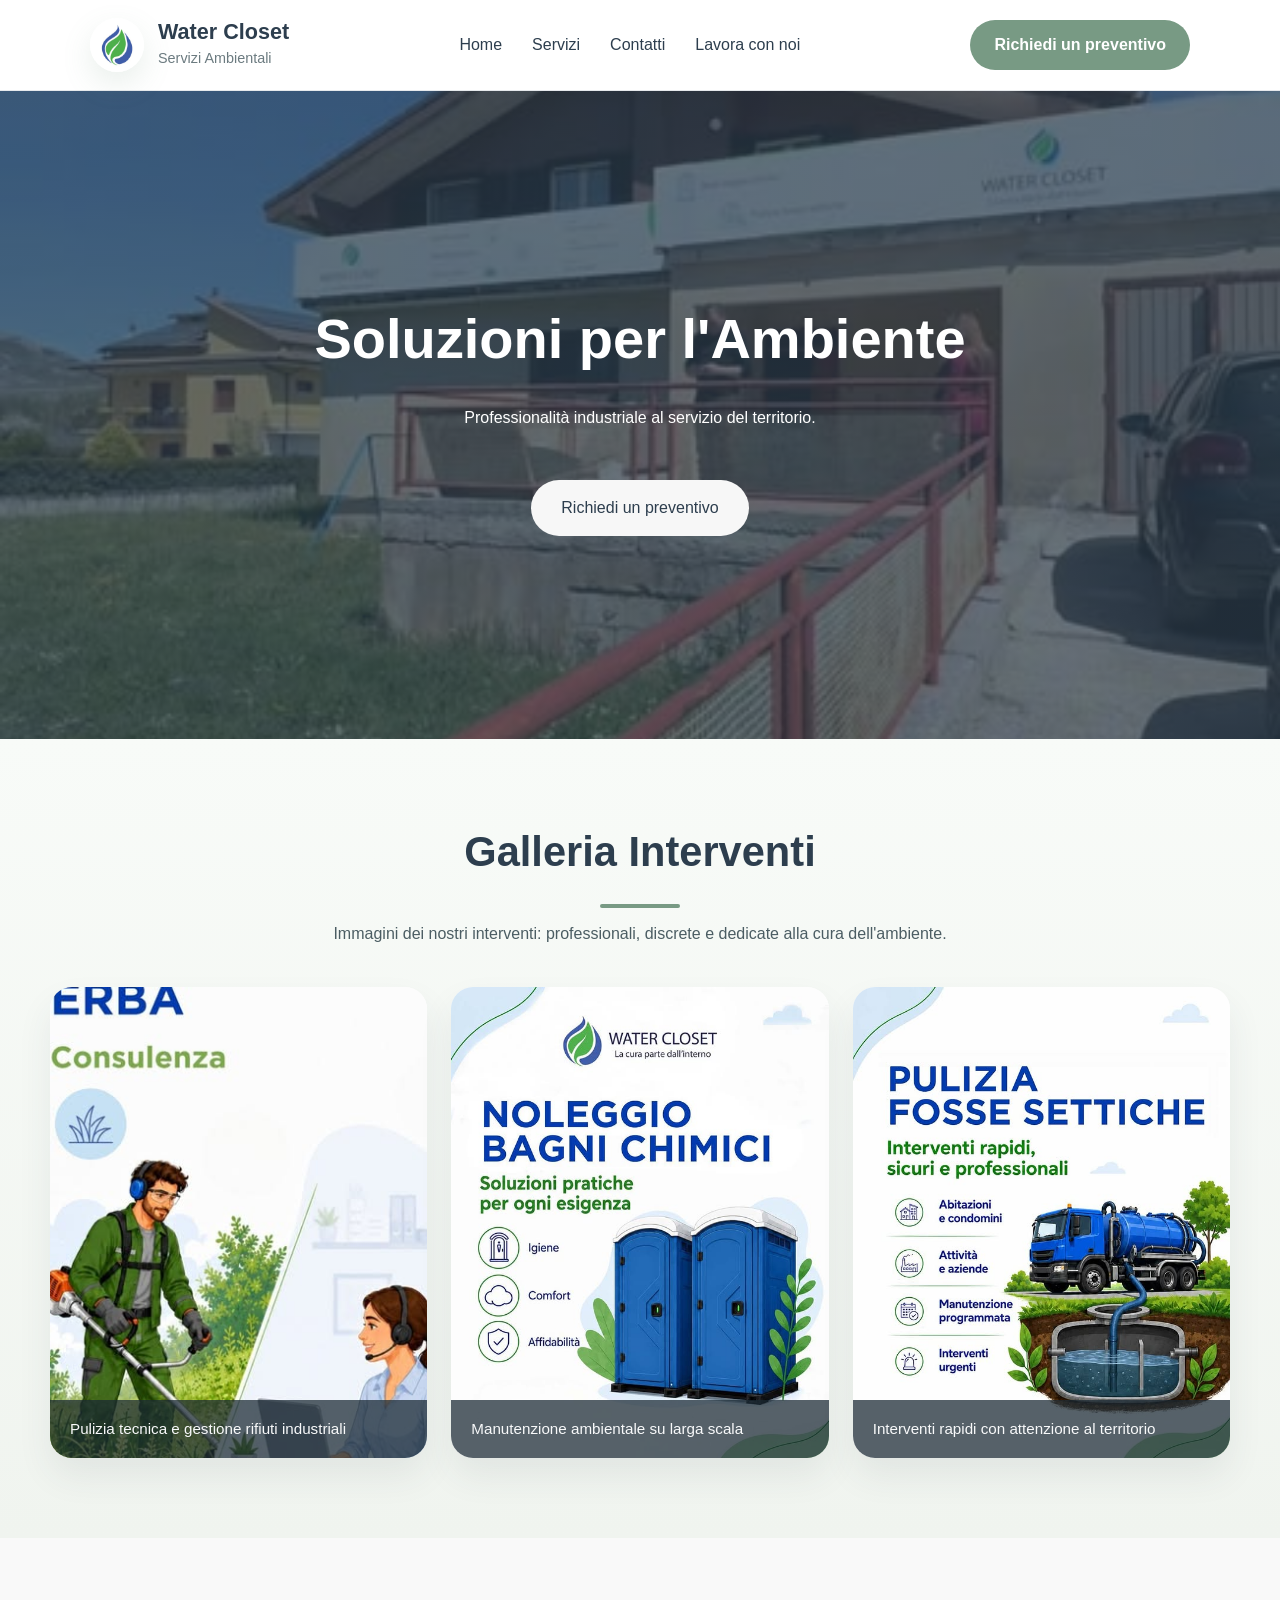
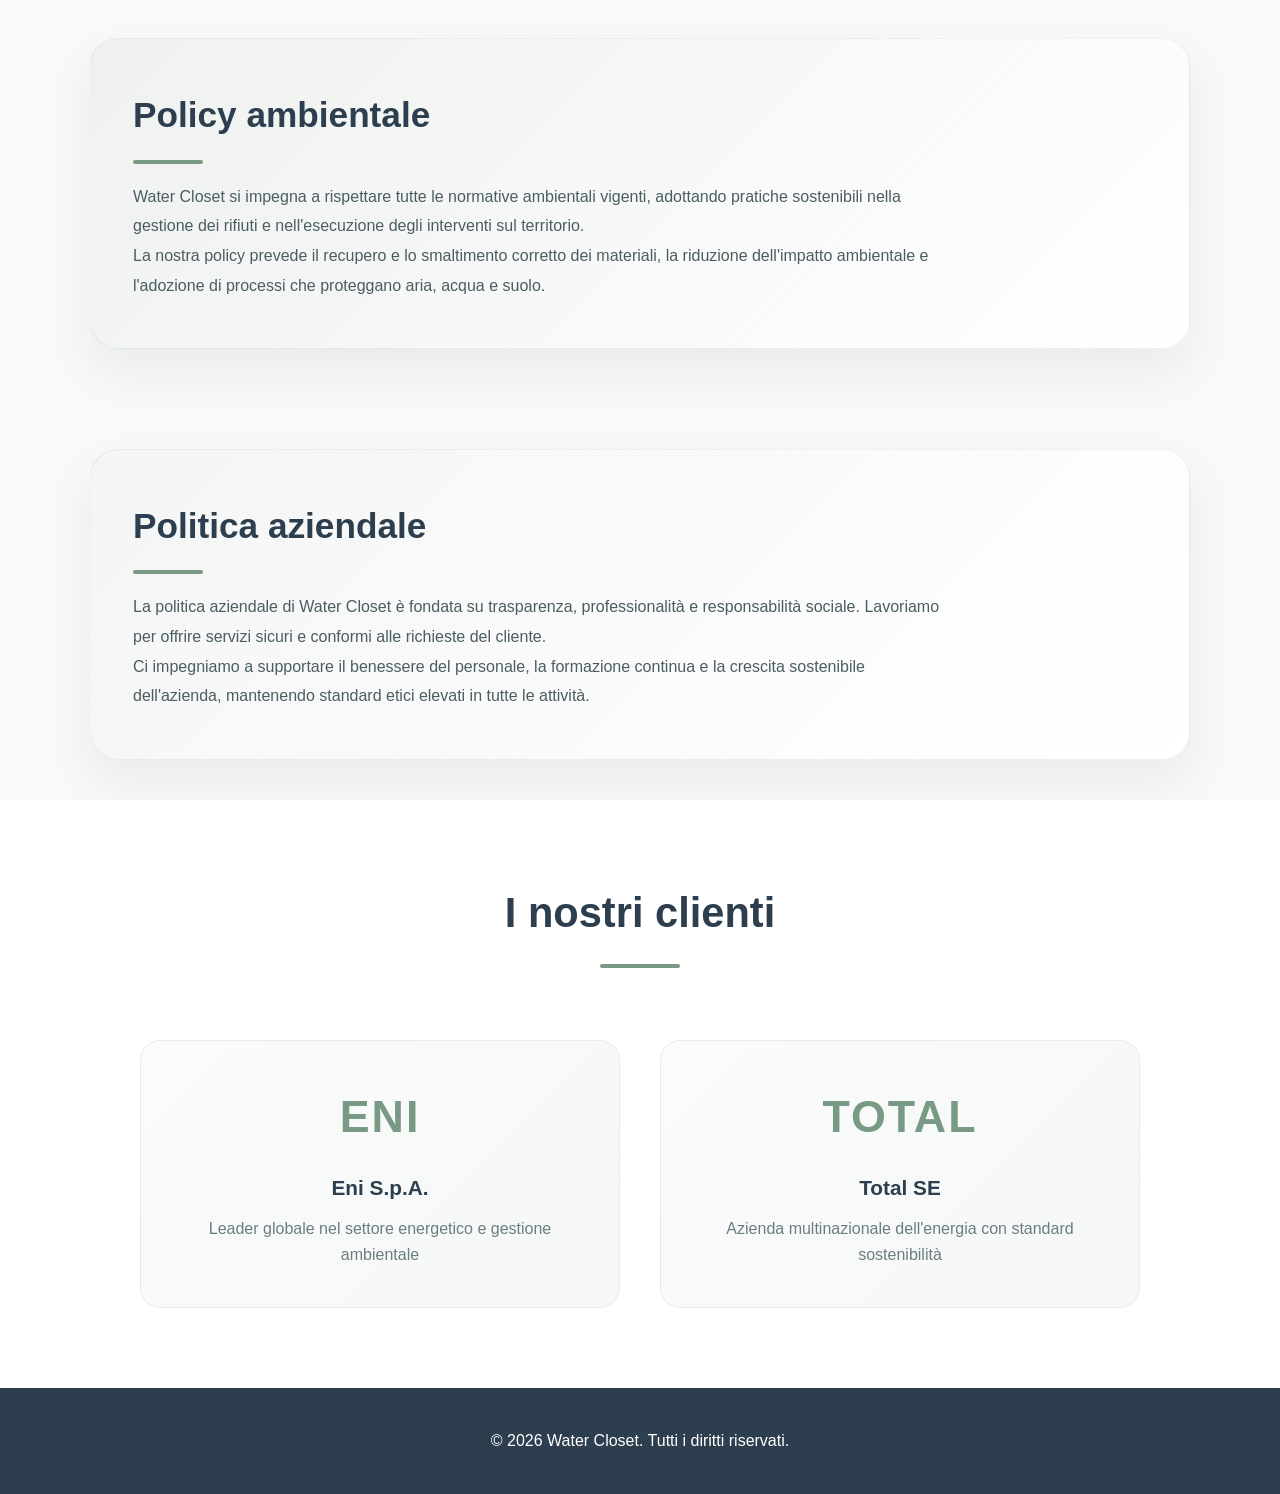
<file: index.html>
<!DOCTYPE html>
<html lang="it">
<head>
    <meta charset="UTF-8">
    <meta name="viewport" content="width=device-width, initial-scale=1.0">
    <title>Water Closet | Servizi Ambientali</title>
    <link rel="icon" href="photos/669924329_18087143873010487_5912451233334755473_n.jpg" type="image/jpeg">
    <link rel="stylesheet" href="style.css">
</head>
<body>
    <header>
        <nav class="main-nav">
            <a href="index.html" class="logo">
                <img src="photos/669924329_18087143873010487_5912451233334755473_n.jpg" width="50" height="50" alt="Logo">
                <div>
                    <h1>Water Closet</h1>
                    <p>Servizi Ambientali</p>
                </div>
            </a>
            <ul class="nav-links" id="nav-links">
                <li><a href="index.html">Home</a></li>
                <li><a href="servizi.html">Servizi</a></li>
                <li><a href="contatti.html">Contatti</a></li>
                <li><a href="lavora.html">Lavora con noi</a></li>
                <li class="nav-cta-mobile"><a href="contatti.html" class="nav-btn">Richiedi un preventivo</a></li>
            </ul>
            <a href="contatti.html" class="nav-btn nav-btn-desktop">Richiedi un preventivo</a>
            <button class="hamburger" id="hamburger" aria-label="Apri menu" aria-expanded="false" aria-controls="nav-links">
                <span></span>
                <span></span>
                <span></span>
            </button>
        </nav>
    </header>

    <section id="home" class="hero" style="background-image: linear-gradient(180deg, rgba(45,62,78,0.72) 0%, rgba(45,62,78,0.72) 100%), url('photos/670951677_2027281184841001_6023731819023591207_n.jpg'); background-size: cover; background-position: center center;">
        <h1 style="color: white; text-align: center;">Soluzioni per l'Ambiente</h1>
        <p style="color: white; text-align: center;">Professionalità industriale al servizio del territorio.</p>
        <a href="contatti.html" class="btn">Richiedi un preventivo</a>
    </section>

    <section id="gallery">
        <h2>Galleria Interventi</h2>
        <p class="gallery-intro">Immagini dei nostri interventi: professionali, discrete e dedicate alla cura dell'ambiente.</p>
        <div class="gallery">
            <figure class="gallery-item">
                <img src="photos/706028611_18098042159010487_2614409356973538488_n.jpg" alt="Servizio 5">
                <figcaption>Pulizia tecnica e gestione rifiuti industriali</figcaption>
            </figure>
            <figure class="gallery-item">
                <img src="photos/714949223_18099254651010487_5533205897142948073_n.jpg" alt="Servizio 6">
                <figcaption>Manutenzione ambientale su larga scala</figcaption>
            </figure>
            <figure class="gallery-item">
                <img src="photos/715040311_18099929984010487_6148905187523552508_n.jpg" alt="Servizio 7">
                <figcaption>Interventi rapidi con attenzione al territorio</figcaption>
            </figure>
        </div>
    </section>

    <section id="policy" class="policy-section">
        <h2>Policy ambientale</h2>
        <p>Water Closet si impegna a rispettare tutte le normative ambientali vigenti, adottando pratiche sostenibili nella gestione dei rifiuti e nell'esecuzione degli interventi sul territorio.</p>
        <p>La nostra policy prevede il recupero e lo smaltimento corretto dei materiali, la riduzione dell'impatto ambientale e l'adozione di processi che proteggano aria, acqua e suolo.</p>
    </section>

    <section id="company-policy" class="company-policy-section">
        <h2>Politica aziendale</h2>
        <p>La politica aziendale di Water Closet è fondata su trasparenza, professionalità e responsabilità sociale. Lavoriamo per offrire servizi sicuri e conformi alle richieste del cliente.</p>
        <p>Ci impegniamo a supportare il benessere del personale, la formazione continua e la crescita sostenibile dell'azienda, mantenendo standard etici elevati in tutte le attività.</p>
    </section>

    <section id="clients" class="clients-section">
        <div class="clients-header">
            <h2>I nostri clienti</h2>
        </div>
        <div class="clients-grid">
            <div class="client-card">
                <div class="client-logo">ENI</div>
                <p class="client-name">Eni S.p.A.</p>
                <p class="client-desc">Leader globale nel settore energetico e gestione ambientale</p>
            </div>
            <div class="client-card">
                <div class="client-logo">TOTAL</div>
                <p class="client-name">Total SE</p>
                <p class="client-desc">Azienda multinazionale dell'energia con standard sostenibilità</p>
            </div>
        </div>
    </section>

    <footer>
        <p>&copy; 2026 Water Closet. Tutti i diritti riservati.</p>
    </footer>

    <script>
        // Hamburger menu
        const hamburger = document.getElementById('hamburger');
        const navLinks = document.getElementById('nav-links');

        if (hamburger) {
            hamburger.addEventListener('click', () => {
                const isOpen = navLinks.classList.toggle('nav-open');
                hamburger.classList.toggle('is-active', isOpen);
                hamburger.setAttribute('aria-expanded', isOpen);
            });
        }

        if (navLinks) {
            navLinks.querySelectorAll('a').forEach(link => {
                link.addEventListener('click', () => {
                    navLinks.classList.remove('nav-open');
                    if (hamburger) {
                        hamburger.classList.remove('is-active');
                        hamburger.setAttribute('aria-expanded', 'false');
                    }
                });
            });
        }
    </script>
</body>
</html>
</file>
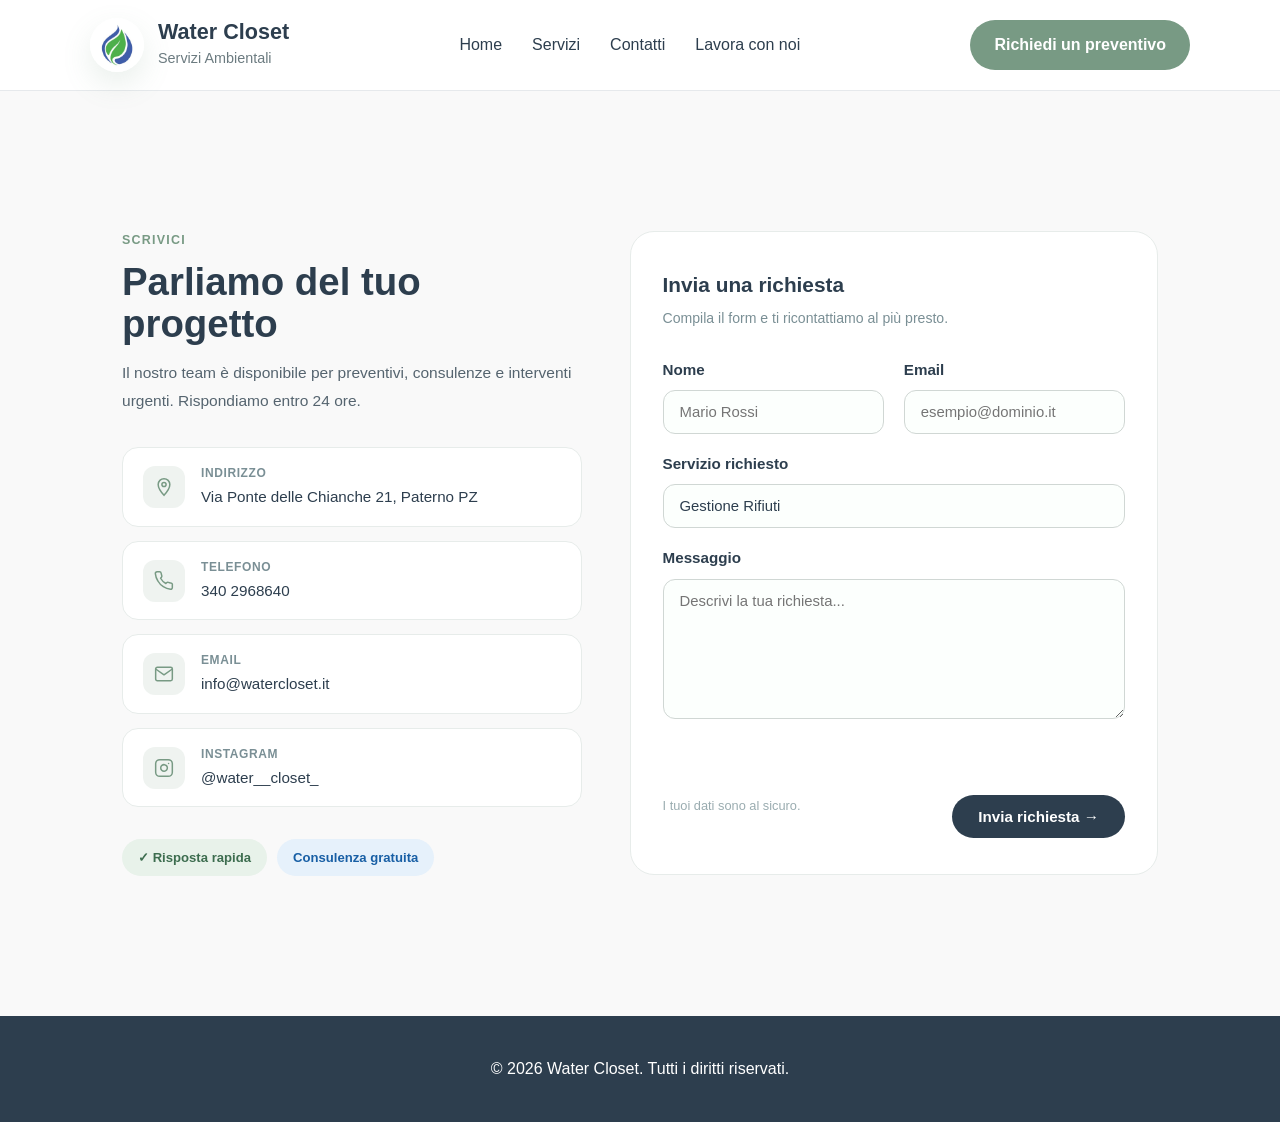
<file: contatti.html>
<!DOCTYPE html>
<html lang="it">
<head>
    <meta charset="UTF-8">
    <meta name="viewport" content="width=device-width, initial-scale=1.0">
    <title>Water Closet | Servizi Ambientali</title>
    <link rel="icon" href="photos/669924329_18087143873010487_5912451233334755473_n.jpg" type="image/jpeg">
    <link rel="stylesheet" href="style.css">
</head>
<body>
    <header>
        <nav class="main-nav">
            <a href="index.html" class="logo">
                <img src="photos/669924329_18087143873010487_5912451233334755473_n.jpg" width="50" height="50" alt="Logo">
                <div>
                    <h1>Water Closet</h1>
                    <p>Servizi Ambientali</p>
                </div>
            </a>
            <ul class="nav-links" id="nav-links">
                <li><a href="index.html">Home</a></li>
                <li><a href="servizi.html">Servizi</a></li>
                <li><a href="contatti.html">Contatti</a></li>
                <li><a href="lavora.html">Lavora con noi</a></li>
                <li class="nav-cta-mobile"><a href="contatti.html" class="nav-btn">Richiedi un preventivo</a></li>
            </ul>
            <a href="contatti.html" class="nav-btn nav-btn-desktop">Richiedi un preventivo</a>
            <button class="hamburger" id="hamburger" aria-label="Apri menu" aria-expanded="false" aria-controls="nav-links">
                <span></span>
                <span></span>
                <span></span>
            </button>
        </nav>
    </header>

    <main class="page-content">
        <div class="contact-wrap">

            <div class="contact-split">

                <!-- Colonna sinistra: info -->
                <div class="contact-left">
                    <p class="contact-eyebrow">Scrivici</p>
                    <h2 class="contact-title">Parliamo del tuo progetto</h2>
                    <p class="contact-sub">Il nostro team è disponibile per preventivi, consulenze e interventi urgenti. Rispondiamo entro 24 ore.</p>

                    <div class="info-stack">
                        <div class="info-row">
                            <div class="info-icon">
                                <svg viewBox="0 0 24 24" fill="none" stroke="#789a84" stroke-width="1.8" stroke-linecap="round" stroke-linejoin="round">
                                    <path d="M12 2C8.13 2 5 5.13 5 9c0 5.25 7 13 7 13s7-7.75 7-13c0-3.87-3.13-7-7-7z"/>
                                    <circle cx="12" cy="9" r="2.5"/>
                                </svg>
                            </div>
                            <div>
                                <div class="info-label">Indirizzo</div>
                                <div class="info-value">Via Ponte delle Chianche 21, Paterno PZ</div>
                            </div>
                        </div>
                        <div class="info-row">
                            <div class="info-icon">
                                <svg viewBox="0 0 24 24" fill="none" stroke="#789a84" stroke-width="1.8" stroke-linecap="round" stroke-linejoin="round">
                                    <path d="M22 16.92v3a2 2 0 0 1-2.18 2 19.79 19.79 0 0 1-8.63-3.07A19.5 19.5 0 0 1 4.69 12 19.79 19.79 0 0 1 1.61 3.18 2 2 0 0 1 3.61 1h3a2 2 0 0 1 2 1.72c.127.96.361 1.903.7 2.81a2 2 0 0 1-.45 2.11L7.91 8.69a16 16 0 0 0 6.29 6.29l.91-.91a2 2 0 0 1 2.11-.45c.907.339 1.85.573 2.81.7A2 2 0 0 1 22 16.92z"/>
                                </svg>
                            </div>
                            <div>
                                <div class="info-label">Telefono</div>
                                <div class="info-value"><a href="tel:+393402968640">340 2968640</a></div>
                            </div>
                        </div>
                        <div class="info-row">
                            <div class="info-icon">
                                <svg viewBox="0 0 24 24" fill="none" stroke="#789a84" stroke-width="1.8" stroke-linecap="round" stroke-linejoin="round">
                                    <path d="M4 4h16c1.1 0 2 .9 2 2v12c0 1.1-.9 2-2 2H4c-1.1 0-2-.9-2-2V6c0-1.1.9-2 2-2z"/>
                                    <polyline points="22,6 12,13 2,6"/>
                                </svg>
                            </div>
                            <div>
                                <div class="info-label">Email</div>
                                <div class="info-value"><a href="mailto:info@watercloset.it">info@watercloset.it</a></div>
                            </div>
                        </div>
                        <div class="info-row">
                            <div class="info-icon">
                                <svg viewBox="0 0 24 24" fill="none" stroke="#789a84" stroke-width="1.8" stroke-linecap="round" stroke-linejoin="round">
                                    <rect x="2" y="2" width="20" height="20" rx="5" ry="5"/>
                                    <path d="M16 11.37A4 4 0 1 1 12.63 8 4 4 0 0 1 16 11.37z"/>
                                    <line x1="17.5" y1="6.5" x2="17.51" y2="6.5"/>
                                </svg>
                            </div>
                            <div>
                                <div class="info-label">Instagram</div>
                                <div class="info-value"><a href="https://www.instagram.com/water__closet_/" target="_blank" rel="noopener">@water__closet_</a></div>
                            </div>
                        </div>
                    </div>

                    <div class="contact-badges">
                        <span class="cbadge cbadge-green">✓ Risposta rapida</span>
                        <span class="cbadge cbadge-blue">Consulenza gratuita</span>
                    </div>
                </div>

                <!-- Colonna destra: form -->
                <div class="form-card">
                    <p class="form-card-title">Invia una richiesta</p>
                    <p class="form-card-sub">Compila il form e ti ricontattiamo al più presto.</p>

                    <form id="contact-form" action="https://formsubmit.co/info@watercloset.it" method="POST">
                        <input type="hidden" name="_subject" value="Richiesta preventivo Water Closet">
                        <input type="hidden" name="_captcha" value="false">
                        <input type="hidden" name="_template" value="table">

                        <div class="form-row2">
                            <div class="input-group">
                                <label for="name">Nome</label>
                                <input id="name" name="name" type="text" placeholder="Mario Rossi" required>
                            </div>
                            <div class="input-group">
                                <label for="email">Email</label>
                                <input id="email" name="email" type="email" placeholder="esempio@dominio.it" required>
                            </div>
                        </div>

                        <div class="input-group">
                            <label for="service">Servizio richiesto</label>
                            <select id="service" name="service">
                                <option>Gestione Rifiuti</option>
                                <option>Manutenzione Ambientale</option>
                                <option>Interventi di Emergenza</option>
                            </select>
                        </div>

                        <div class="input-group">
                            <label for="message">Messaggio</label>
                            <textarea id="message" name="message" placeholder="Descrivi la tua richiesta..."></textarea>
                        </div>

                        <div class="form-message" aria-live="polite"></div>

                        <div class="form-submit-row">
                            <span class="form-note">I tuoi dati sono al sicuro.</span>
                            <button type="submit" class="btn btn-dark">
                                Invia richiesta →
                            </button>
                        </div>
                    </form>
                </div>

            </div>
        </div>
    </main>

    <footer>
        <p>&copy; 2026 Water Closet. Tutti i diritti riservati.</p>
    </footer>

    <script src="script.js"></script>
</body>
</html>
</file>
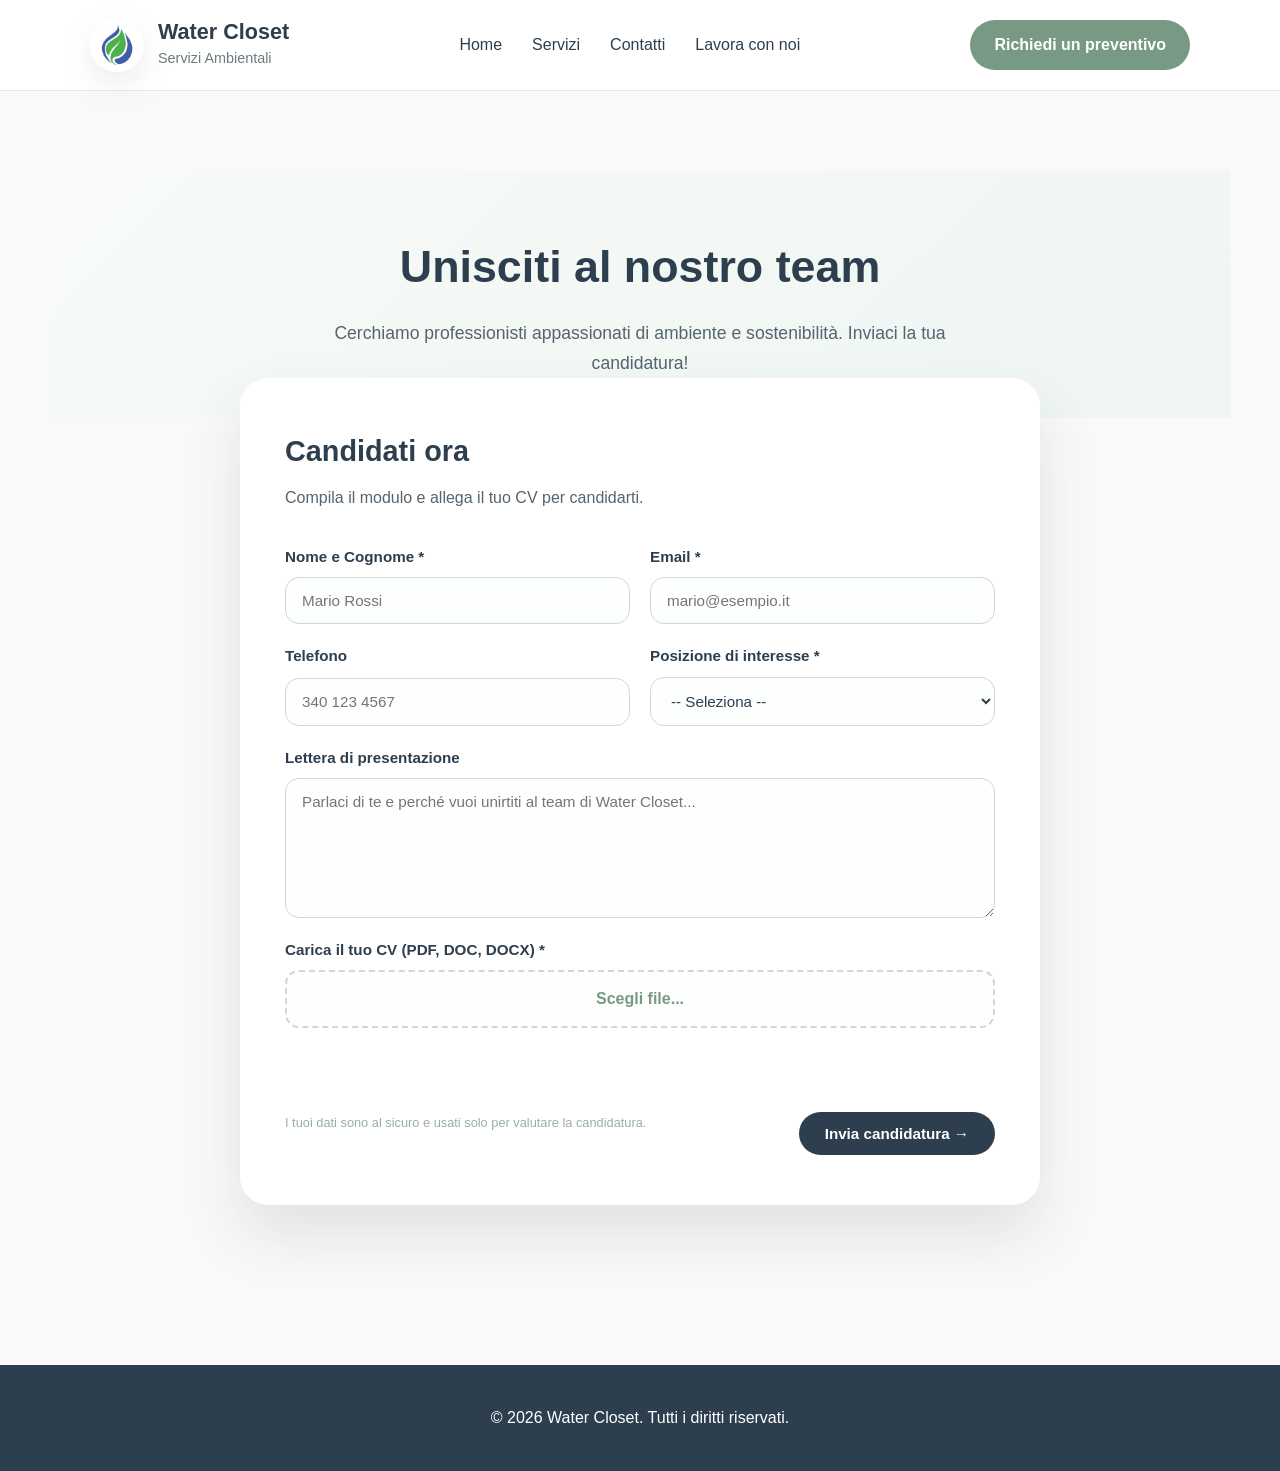
<file: lavora.html>
<!DOCTYPE html>
<html lang="it">
<head>
    <meta charset="UTF-8">
    <meta name="viewport" content="width=device-width, initial-scale=1.0">
    <title>Water Closet | Lavora con noi</title>
    <link rel="icon" href="photos/669924329_18087143873010487_5912451233334755473_n.jpg" type="image/jpeg">
    <link rel="stylesheet" href="style.css">
</head>
<body>
    <header>
        <nav class="main-nav">
            <a href="index.html" class="logo">
                <img src="photos/669924329_18087143873010487_5912451233334755473_n.jpg" width="50" height="50" alt="Logo">
                <div>
                    <h1>Water Closet</h1>
                    <p>Servizi Ambientali</p>
                </div>
            </a>
            <ul class="nav-links" id="nav-links">
                <li><a href="index.html">Home</a></li>
                <li><a href="servizi.html">Servizi</a></li>
                <li><a href="contatti.html">Contatti</a></li>
                <li><a href="lavora.html">Lavora con noi</a></li>
                <li class="nav-cta-mobile"><a href="contatti.html" class="nav-btn">Richiedi un preventivo</a></li>
            </ul>
            <a href="contatti.html" class="nav-btn nav-btn-desktop">Richiedi un preventivo</a>
            <button class="hamburger" id="hamburger" aria-label="Apri menu" aria-expanded="false" aria-controls="nav-links">
                <span></span>
                <span></span>
                <span></span>
            </button>
        </nav>
    </header>

    <main class="page-content">
        <section class="career-hero">
            <h1>Unisciti al nostro team</h1>
            <p>Cerchiamo professionisti appassionati di ambiente e sostenibilità. Inviaci la tua candidatura!</p>
        </section>

        <section class="career-form-wrapper">
            <div class="career-form-card">
                <h2>Candidati ora</h2>
                <p>Compila il modulo e allega il tuo CV per candidarti.</p>

                <form id="lavora-form" action="https://formsubmit.co/info@watercloset.it" method="POST" enctype="multipart/form-data">
                    <input type="hidden" name="_subject" value="Nuova candidatura - Water Closet">
                    <input type="hidden" name="_captcha" value="false">
                    <input type="hidden" name="_template" value="table">

                    <div class="form-row2">
                        <div class="input-group">
                            <label for="name">Nome e Cognome *</label>
                            <input type="text" id="name" name="name" placeholder="Mario Rossi" required>
                        </div>
                        <div class="input-group">
                            <label for="email">Email *</label>
                            <input type="email" id="email" name="email" placeholder="mario@esempio.it" required>
                        </div>
                    </div>

                    <div class="form-row2">
                        <div class="input-group">
                            <label for="phone">Telefono</label>
                            <input type="tel" id="phone" name="phone" placeholder="340 123 4567">
                        </div>
                        <div class="input-group">
                            <label for="position">Posizione di interesse *</label>
                            <select id="position" name="position" required>
                                <option value="">-- Seleziona --</option>
                                <option>Operaio ambientale</option>
                                <option>Tecnico manutenzione</option>
                                <option>Responsabile progetto</option>
                                <option>Consulente ambientale</option>
                                <option>Autista camion</option>
                                <option>Altro</option>
                            </select>
                        </div>
                    </div>

                    <div class="input-group">
                        <label for="message">Lettera di presentazione</label>
                        <textarea id="message" name="message" placeholder="Parlaci di te e perché vuoi unirtiti al team di Water Closet..."></textarea>
                    </div>

                    <div class="input-group">
                        <label for="cv">Carica il tuo CV (PDF, DOC, DOCX) *</label>
                        <div class="file-input-wrapper">
                            <input type="file" id="cv" name="cv" accept=".pdf,.doc,.docx" required>
                            <span class="file-input-label">Scegli file...</span>
                        </div>
                    </div>

                    <div class="form-message career-message" aria-live="polite"></div>

                    <div class="form-submit-row">
                        <span class="form-note">I tuoi dati sono al sicuro e usati solo per valutare la candidatura.</span>
                        <button type="submit" class="btn btn-dark">
                            Invia candidatura →
                        </button>
                    </div>
                </form>
            </div>
        </section>
    </main>

    <footer>
        <p>&copy; 2026 Water Closet. Tutti i diritti riservati.</p>
    </footer>

    <script>
        // Hamburger menu
        const hamburger = document.getElementById('hamburger');
        const navLinks = document.getElementById('nav-links');

        if (hamburger) {
            hamburger.addEventListener('click', () => {
                const isOpen = navLinks.classList.toggle('nav-open');
                hamburger.classList.toggle('is-active', isOpen);
                hamburger.setAttribute('aria-expanded', isOpen);
            });
        }

        if (navLinks) {
            navLinks.querySelectorAll('a').forEach(link => {
                link.addEventListener('click', () => {
                    navLinks.classList.remove('nav-open');
                    if (hamburger) {
                        hamburger.classList.remove('is-active');
                        hamburger.setAttribute('aria-expanded', 'false');
                    }
                });
            });
        }

        // CV file input label update
        const cvInput = document.getElementById('cv');
        const fileLabel = document.querySelector('.file-input-label');
        
        if (cvInput && fileLabel) {
            cvInput.addEventListener('change', (e) => {
                if (e.target.files && e.target.files.length > 0) {
                    fileLabel.textContent = e.target.files[0].name;
                }
            });
        }

        // Careers form submission
        const lavoraForm = document.getElementById('lavora-form');
        const messageBox = document.querySelector('.career-message');

        if (lavoraForm) {
            lavoraForm.addEventListener('submit', async (e) => {
                e.preventDefault();
                if (!messageBox) return;

                const formData = new FormData(lavoraForm);
                messageBox.textContent = 'Invio in corso...';
                messageBox.className = 'career-message';

                try {
                    const response = await fetch(lavoraForm.action, {
                        method: lavoraForm.method,
                        body: formData,
                        headers: {
                            Accept: 'application/json',
                        },
                    });

                    if (response.ok) {
                        messageBox.textContent = '✓ Candidatura inviata con successo! Abbiamo ricevuto il tuo CV e ti contatteremo al più presto.';
                        messageBox.classList.add('success');
                        lavoraForm.reset();
                        if (fileLabel) fileLabel.textContent = 'Scegli file...';
                        setTimeout(() => {
                            messageBox.textContent = '';
                            messageBox.className = 'career-message';
                        }, 5000);
                    } else {
                        throw new Error('Errore nel server');
                    }
                } catch (error) {
                    messageBox.textContent = 'Non è stato possibile inviare la candidatura. Controlla la connessione e riprova.';
                    messageBox.classList.add('error');
                    console.error(error);
                }
            });
        }
    </script>
</body>
</html>
</file>
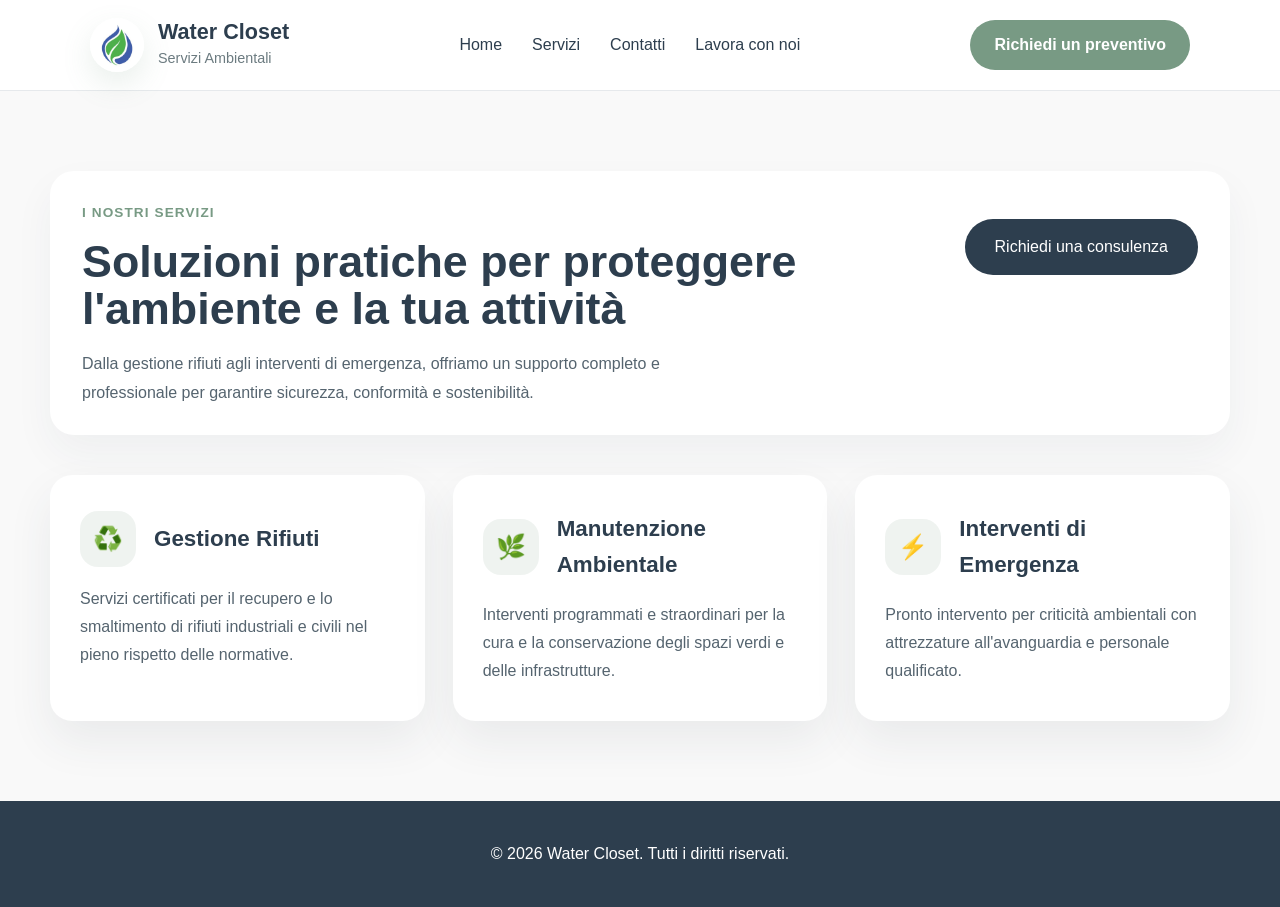
<file: servizi.html>
<!DOCTYPE html>
<html lang="it">
<head>
    <meta charset="UTF-8">
    <meta name="viewport" content="width=device-width, initial-scale=1.0">
    <title>Water Closet | Servizi Ambientali</title>
    <link rel="icon" href="photos/669924329_18087143873010487_5912451233334755473_n.jpg" type="image/jpeg">
    <link rel="stylesheet" href="style.css">
</head>
<body>
    <header>
        <nav class="main-nav">
            <a href="index.html" class="logo">
                <img src="photos/669924329_18087143873010487_5912451233334755473_n.jpg" width="50" height="50" alt="Logo">
                <div>
                    <h1>Water Closet</h1>
                    <p>Servizi Ambientali</p>
                </div>
            </a>
            <ul class="nav-links" id="nav-links">
                <li><a href="index.html">Home</a></li>
                <li><a href="servizi.html">Servizi</a></li>
                <li><a href="contatti.html">Contatti</a></li>
                <li><a href="lavora.html">Lavora con noi</a></li>
                <li class="nav-cta-mobile"><a href="contatti.html" class="nav-btn">Richiedi un preventivo</a></li>
            </ul>
            <a href="contatti.html" class="nav-btn nav-btn-desktop">Richiedi un preventivo</a>
            <button class="hamburger" id="hamburger" aria-label="Apri menu" aria-expanded="false" aria-controls="nav-links">
                <span></span>
                <span></span>
                <span></span>
            </button>
        </nav>
    </header>

    <main class="page-content">
        <section class="services-section">
            <div class="services-header">
                <div>
                    <p class="eyebrow">I nostri servizi</p>
                    <h2>Soluzioni pratiche per proteggere l'ambiente e la tua attività</h2>
                    <p class="services-intro">Dalla gestione rifiuti agli interventi di emergenza, offriamo un supporto completo e professionale per garantire sicurezza, conformità e sostenibilità.</p>
                </div>
                <a href="contatti.html" class="btn btn-secondary">Richiedi una consulenza</a>
            </div>

            <div class="services-grid">
                <article class="card service-card">
                    <div class="service-card-head">
                        <span class="service-icon">♻️</span>
                        <h3>Gestione Rifiuti</h3>
                    </div>
                    <p>Servizi certificati per il recupero e lo smaltimento di rifiuti industriali e civili nel pieno rispetto delle normative.</p>
                </article>
                <article class="card service-card">
                    <div class="service-card-head">
                        <span class="service-icon">🌿</span>
                        <h3>Manutenzione Ambientale</h3>
                    </div>
                    <p>Interventi programmati e straordinari per la cura e la conservazione degli spazi verdi e delle infrastrutture.</p>
                </article>
                <article class="card service-card">
                    <div class="service-card-head">
                        <span class="service-icon">⚡</span>
                        <h3>Interventi di Emergenza</h3>
                    </div>
                    <p>Pronto intervento per criticità ambientali con attrezzature all'avanguardia e personale qualificato.</p>
                </article>
            </div>
        </section>
    </main>

    <footer>
        <p>&copy; 2026 Water Closet. Tutti i diritti riservati.</p>
    </footer>

    <script>
        const hamburger = document.getElementById('hamburger');
        const navLinks = document.getElementById('nav-links');

        hamburger.addEventListener('click', () => {
            const isOpen = navLinks.classList.toggle('nav-open');
            hamburger.classList.toggle('is-active', isOpen);
            hamburger.setAttribute('aria-expanded', isOpen);
        });

        navLinks.querySelectorAll('a').forEach(link => {
            link.addEventListener('click', () => {
                navLinks.classList.remove('nav-open');
                hamburger.classList.remove('is-active');
                hamburger.setAttribute('aria-expanded', 'false');
            });
        });
    </script>
</body>
</html>
</file>
<file: style.css>
/* Reset & Base */
* { margin: 0; padding: 0; box-sizing: border-box; font-family: 'Inter', 'Helvetica Neue', Arial, sans-serif; }
body { background-color: #f9f9f9; color: #2d3e4e; line-height: 1.6; }

/* Navigation */
header { position: sticky; top: 0; z-index: 100; background: #ffffffee; border-bottom: 1px solid #e6e9ec; backdrop-filter: blur(8px); }
.main-nav { max-width: 1200px; margin: 0 auto; padding: 18px 50px; display: flex; align-items: center; justify-content: space-between; gap: 24px; }
.logo { display: flex; align-items: center; gap: 14px; text-decoration: none; color: inherit; }
.logo img { width: 54px; height: 54px; border-radius: 50%; object-fit: cover; box-shadow: 0 12px 30px rgba(120, 154, 132, 0.16); }
.logo h1 { font-size: 1.35rem; line-height: 1.1; margin-bottom: 4px; }
.logo p { margin: 0; font-size: 0.9rem; color: #6c7b80; }
.nav-links { display: flex; list-style: none; align-items: center; gap: 30px; margin: 0; padding: 0; }
.nav-links li a { color: #2d3e4e; text-decoration: none; font-weight: 500; transition: color 0.25s ease; }
.nav-links li a:hover { color: #789a84; }
.nav-cta-mobile { display: none; }
.nav-btn { display: inline-flex; align-items: center; justify-content: center; padding: 12px 24px; background: #789a84; color: #fff !important; text-decoration: none; border-radius: 999px; font-weight: 600; transition: background 0.3s ease, transform 0.2s ease; white-space: nowrap; }
.nav-btn:hover { background: #5a7a66; transform: translateY(-1px); }

/* Hamburger button */
.hamburger { display: none; flex-direction: column; justify-content: center; align-items: center; gap: 5px; width: 44px; height: 44px; background: none; border: none; cursor: pointer; padding: 8px; border-radius: 8px; flex-shrink: 0; }
.hamburger span { display: block; width: 22px; height: 2px; background: #2d3e4e; border-radius: 2px; transition: transform 0.3s ease, opacity 0.3s ease; }
.hamburger.is-active span:nth-child(1) { transform: translateY(7px) rotate(45deg); }
.hamburger.is-active span:nth-child(2) { opacity: 0; }
.hamburger.is-active span:nth-child(3) { transform: translateY(-7px) rotate(-45deg); }

/* Hero */
.hero { min-height: 72vh; display: flex; flex-direction: column; justify-content: center; align-items: center; text-align: center; padding: 20px; color: #fff; background-color: #2d3e4e; background-image: linear-gradient(180deg, rgba(45, 62, 78, 0.72) 0%, rgba(45, 62, 78, 0.72) 100%), url('photos/670951677_2027281184841001_6023731819023591207_n.jpg'); background-size: cover; background-position: center center; background-repeat: no-repeat; }
.hero h1 { font-size: 3.5rem; margin-bottom: 20px; color: #fff; }
.hero p { max-width: 680px; margin: 0 auto 28px; color: rgba(255, 255, 255, 0.88); line-height: 1.8; }
.hero-image { display: none; }
.btn { display: inline-block; padding: 15px 30px; background: #f7f7f7; color: #2d3e4e; text-decoration: none; border-radius: 30px; margin-top: 20px; transition: background 0.3s; }
.btn:hover { background: #e6e6e6; }

/* Services Section */
.page-content { padding: 80px 50px; }
.services-section { max-width: 1180px; margin: 0 auto; }
.services-header { display: flex; align-items: flex-start; justify-content: space-between; gap: 32px; margin-bottom: 40px; padding: 28px 32px; background: #fff; border-radius: 24px; box-shadow: 0 18px 40px rgba(45, 62, 78, 0.05); }
.services-header .eyebrow { display: inline-block; margin-bottom: 14px; color: #789a84; font-weight: 700; letter-spacing: 0.08em; text-transform: uppercase; font-size: 0.85rem; }
.services-header h2 { font-size: 2.8rem; color: #2d3e4e; line-height: 1.05; margin: 0 0 18px; }
.services-intro { max-width: 610px; color: #55646f; line-height: 1.8; }
.btn-secondary { background: #2d3e4e; color: #fff; white-space: nowrap; }
.btn-secondary:hover { background: #1f2b36; }

.services-grid { display: grid; grid-template-columns: repeat(auto-fit, minmax(280px, 1fr)); gap: 28px; }
.service-card { text-align: left; padding: 36px 30px; border-radius: 22px; border: none; box-shadow: 0 20px 45px rgba(45, 62, 78, 0.08); transition: transform 0.3s ease, box-shadow 0.3s ease; background: #fff; }
.service-card:hover { transform: translateY(-6px); box-shadow: 0 28px 55px rgba(45, 62, 78, 0.12); }
.service-card-head { display: flex; align-items: center; gap: 18px; margin-bottom: 18px; }
.service-icon { display: inline-flex; align-items: center; justify-content: center; width: 56px; height: 56px; background: rgba(120, 154, 132, 0.12); border-radius: 18px; font-size: 1.5rem; flex-shrink: 0; }
.service-card h3 { margin: 0; font-size: 1.4rem; color: #2d3e4e; }
.service-card p { color: #55646f; line-height: 1.75; margin: 0; }

/* Gallery */
#gallery { padding: 80px 50px; background: linear-gradient(180deg, #f8fbf8 0%, #f0f4ef 100%); }
#gallery h2 { font-size: 2.6rem; text-align: center; color: #2d3e4e; margin-bottom: 12px; position: relative; }
#gallery h2::after { content: ''; display: block; width: 80px; height: 4px; background: #789a84; border-radius: 999px; margin: 18px auto 0; }
.gallery-intro { max-width: 720px; margin: 0 auto 40px; text-align: center; color: #4b5d63; font-size: 1rem; line-height: 1.7; }
.gallery { max-width: 1180px; margin: 0 auto; display: grid; grid-template-columns: repeat(auto-fit, minmax(260px, 1fr)); gap: 24px; }
.gallery-item { position: relative; overflow: hidden; border-radius: 22px; background: #fff; box-shadow: 0 18px 35px rgba(45, 62, 78, 0.08); transition: transform 0.35s ease, box-shadow 0.35s ease; }
.gallery-item:hover { transform: translateY(-6px); box-shadow: 0 26px 45px rgba(45, 62, 78, 0.14); }
.gallery-item--small { justify-self: center; width: min(280px, 100%); }
.gallery-item--small .gallery img { min-height: 280px; }
.gallery img { width: 100%; height: 100%; min-height: 280px; object-fit: cover; display: block; transition: transform 0.4s ease; }
.gallery-item:hover img { transform: scale(1.05); }
.gallery figcaption { position: absolute; left: 0; right: 0; bottom: 0; padding: 18px 20px; background: rgba(25, 40, 52, 0.73); color: #f8f9fa; font-size: 0.95rem; line-height: 1.5; }

.policy-section,
.company-policy-section {
   
    max-width: 1100px;
    margin: 0 auto 40px;
    padding: 48px 42px;
     margin-top: 100px;
    background: #fff;
    border-radius: 28px;
    box-shadow: 0 22px 50px rgba(45, 62, 78, 0.08);
    border: 1px solid rgba(120, 154, 132, 0.12);
}

.policy-section {
    background: linear-gradient(135deg, rgba(120, 154, 132, 0.08) 0%, #ffffff 100%);
}

.company-policy-section {
    background: linear-gradient(135deg, rgba(120, 154, 132, 0.04) 0%, #ffffff 100%);
}

.policy-section h2,
.company-policy-section h2 {
    font-size: 2.2rem;
    color: #2d3e4e;
    margin-bottom: 18px;
    position: relative;
}

.policy-section h2::after,
.company-policy-section h2::after {
    content: '';
    display: block;
    width: 70px;
    height: 4px;
    background: #789a84;
    border-radius: 999px;
    margin-top: 16px;
}

.policy-section p,
.company-policy-section p {
    color: #4b5d63;
    font-size: 1rem;
    line-height: 1.85;
    max-width: 820px;
}

.company-policy-section p:last-child {
    margin-bottom: 0;
}

@media (max-width: 940px) {
    .policy-section,
    .company-policy-section {
        padding: 36px 28px;
    }
}

@media (max-width: 600px) {
    .policy-section,
    .company-policy-section {
        margin: 0 auto 28px;
        padding: 28px 20px;
        border-radius: 20px;
    }
    .policy-section h2,
    .company-policy-section h2 {
        font-size: 1.75rem;
    }
}

/* Contact Page */
.contact-wrap { max-width: 1100px; margin: 0 auto; padding: 60px 32px; }
.contact-split { display: grid; grid-template-columns: 1fr 1.15fr; gap: 48px; align-items: start; }
.contact-left { display: flex; flex-direction: column; }
.contact-eyebrow { font-size: 0.78rem; font-weight: 700; letter-spacing: 0.1em; text-transform: uppercase; color: #789a84; margin-bottom: 10px; }
.contact-title { font-size: 2.4rem; font-weight: 700; color: #2d3e4e; line-height: 1.1; margin-bottom: 14px; }
.contact-sub { color: #55646f; line-height: 1.8; font-size: 0.97rem; margin-bottom: 32px; }
.info-stack { display: flex; flex-direction: column; gap: 14px; margin-bottom: 32px; }
.info-row { display: flex; align-items: center; gap: 16px; padding: 16px 20px; background: #fff; border-radius: 16px; border: 1px solid #e7ecea; transition: box-shadow 0.25s ease; }
.info-row:hover { box-shadow: 0 8px 24px rgba(45, 62, 78, 0.08); }
.info-icon { width: 42px; height: 42px; border-radius: 12px; background: rgba(120, 154, 132, 0.12); display: flex; align-items: center; justify-content: center; flex-shrink: 0; }
.info-icon svg { width: 20px; height: 20px; }
.info-label { font-size: 0.75rem; color: #7a8f95; font-weight: 600; letter-spacing: 0.05em; text-transform: uppercase; margin-bottom: 2px; }
.info-value { font-size: 0.95rem; color: #2d3e4e; font-weight: 500; }
.info-value a { color: #2d3e4e; text-decoration: none; }
.info-value a:hover { color: #789a84; }
.contact-badges { display: flex; gap: 10px; flex-wrap: wrap; }
.cbadge { display: inline-flex; align-items: center; padding: 8px 16px; border-radius: 999px; font-size: 0.82rem; font-weight: 600; }
.cbadge-green { background: #e8f2ea; color: #3d6d4f; }
.cbadge-blue { background: #e6f1fb; color: #185fa5; }
.form-card { background: #fff; border-radius: 24px; border: 1px solid #e7ecea; padding: 36px 32px; }
.form-card-title { font-size: 1.3rem; font-weight: 700; color: #2d3e4e; margin-bottom: 6px; }
.form-card-sub { font-size: 0.88rem; color: #7a8f95; margin-bottom: 28px; }
#contact-form { display: grid; gap: 18px; }
.form-row2 { display: grid; grid-template-columns: 1fr 1fr; gap: 14px; }
.input-group { display: grid; gap: 8px; }
.input-group label { font-weight: 600; color: #2d3e4e; font-size: 0.88rem; }
#contact-form input, #contact-form select, #contact-form textarea { width: 100%; padding: 13px 16px; border: 1px solid #d0d7d4; border-radius: 12px; background: #fcfffd; color: #2d3e4e; font-size: 0.93rem; font-family: inherit; transition: border-color 0.25s ease, box-shadow 0.25s ease; outline: none; -webkit-appearance: none; appearance: none; }
#contact-form input:focus, #contact-form select:focus, #contact-form textarea:focus { border-color: #789a84; box-shadow: 0 0 0 3px rgba(120, 154, 132, 0.13); }
#contact-form textarea { min-height: 140px; resize: vertical; }
.form-message { min-height: 20px; font-size: 0.9rem; }
.form-message.success { color: #2b6f46; }
.form-message.error { color: #8b2f2f; }
.form-submit-row { display: flex; align-items: center; justify-content: space-between; gap: 12px; }
.form-note { font-size: 0.8rem; color: #9aacb0; }
.btn-dark { display: inline-flex; align-items: center; gap: 8px; padding: 13px 26px; background: #2d3e4e; color: #fff; border: none; border-radius: 999px; font-size: 0.95rem; font-weight: 600; font-family: inherit; cursor: pointer; transition: background 0.25s ease, transform 0.2s ease; text-decoration: none; }
.btn-dark:hover { background: #1f2b36; transform: translateY(-1px); }

/* Career Page */
.career-hero { text-align: center; padding: 60px 50px 40px; background: linear-gradient(135deg, #f8fbf8 0%, #eef5f2 100%); }
.career-hero h1 { font-size: 2.8rem; color: #2d3e4e; margin-bottom: 16px; }
.career-hero p { max-width: 680px; margin: 0 auto; color: #55646f; font-size: 1.1rem; line-height: 1.7; }

.career-form-wrapper { max-width: 900px; margin: -40px auto 0; padding: 0 50px 80px; position: relative; z-index: 2; }
.career-form-card { background: #fff; padding: 50px 45px; border-radius: 28px; box-shadow: 0 30px 60px rgba(45, 62, 78, 0.12); }
.career-form-card h2 { font-size: 1.8rem; color: #2d3e4e; margin-bottom: 10px; }
.career-form-card > p { color: #55646f; margin-bottom: 35px; }

#lavora-form { display: grid; gap: 20px; }
.form-row2 { display: grid; grid-template-columns: 1fr 1fr; gap: 20px; }

.input-group { display: grid; gap: 8px; }
.input-group label { font-weight: 600; color: #2d3e4e; font-size: 0.95rem; }

#lavora-form input,
#lavora-form select,
#lavora-form textarea { width: 100%; padding: 14px 16px; border: 1.5px solid #d0d7d4; border-radius: 14px; background: #fcfffd; color: #2d3e4e; font-size: 0.95rem; transition: border-color 0.25s ease, box-shadow 0.25s ease; }

#lavora-form input:focus,
#lavora-form select:focus,
#lavora-form textarea:focus { outline: none; border-color: #789a84; box-shadow: 0 0 0 4px rgba(120, 154, 132, 0.12); }

#lavora-form textarea { min-height: 140px; resize: vertical; font-family: inherit; }

.file-input-wrapper { position: relative; display: inline-block; width: 100%; }
#cv { position: absolute; opacity: 0; width: 0; height: 0; }
.file-input-label { display: block; padding: 14px 16px; border: 2px dashed #d0d7d4; border-radius: 14px; background: #fcfffd; color: #789a84; text-align: center; font-weight: 600; cursor: pointer; transition: all 0.25s ease; }
.file-input-wrapper:hover .file-input-label { border-color: #789a84; background: #f0f6f3; }
#cv:valid ~ .file-input-label { border-color: #2b6f46; color: #2b6f46; }

.career-message { min-height: 24px; font-size: 0.98rem; color: #2d3e4e; }
.career-message.success { color: #2b6f46; font-weight: 600; }
.career-message.error { color: #8b2f2f; font-weight: 600; }

/* Footer */
/* Clients Section */
#clients { padding: 80px 50px; background: #fff; }
.clients-header { text-align: center; margin-bottom: 60px; }
.clients-header h2 { font-size: 2.6rem; color: #2d3e4e; margin-bottom: 12px; position: relative; display: inline-block; }
.clients-header h2::after { content: ''; display: block; width: 80px; height: 4px; background: #789a84; border-radius: 999px; margin: 18px auto 0; }
.clients-header p { max-width: 680px; margin: 28px auto 0; color: #55646f; font-size: 1.05rem; line-height: 1.7; }

.clients-grid { max-width: 1000px; margin: 0 auto; display: grid; grid-template-columns: repeat(auto-fit, minmax(340px, 1fr)); gap: 40px; }
.client-card { padding: 40px 32px; background: linear-gradient(135deg, #fafbfa 0%, #f5f8f7 100%); border-radius: 20px; border: 1px solid #e7ecea; text-align: center; transition: transform 0.3s ease, box-shadow 0.3s ease; }
.client-card:hover { transform: translateY(-4px); box-shadow: 0 20px 45px rgba(120, 154, 132, 0.1); }

.client-logo { font-size: 2.8rem; font-weight: 900; letter-spacing: 2px; color: #789a84; margin-bottom: 18px; }
.client-name { font-size: 1.3rem; font-weight: 700; color: #2d3e4e; margin-bottom: 12px; }
.client-desc { color: #6b7d82; line-height: 1.6; margin: 0; }

footer { text-align: center; padding: 40px; background: #2d3e4e; color: #fff; }

/* =====================
   RESPONSIVE — CLIENTS (< 820px)
   ===================== */
@media (max-width: 820px) {
    #clients { padding: 60px 30px; }
    .clients-header h2 { font-size: 2.1rem; }
    .clients-grid { gap: 30px; grid-template-columns: 1fr; }
}

@media (max-width: 600px) {
    #clients { padding: 40px 20px; }
    .clients-header h2 { font-size: 1.8rem; }
    .clients-header p { font-size: 0.95rem; }
    .client-card { padding: 32px 24px; }
    .client-logo { font-size: 2.2rem; }
    .client-name { font-size: 1.1rem; }
}


@media (max-width: 940px) {
    .main-nav { padding: 16px 30px; }
    .page-content { padding: 60px 30px; }
    .services-header { flex-direction: column; gap: 20px; }
    .services-header h2 { font-size: 2.2rem; }
    #gallery { padding: 60px 30px; }
}

/* =====================
   RESPONSIVE — MOBILE HAMBURGER (< 680px)
   ===================== */
@media (max-width: 680px) {
    /* Show hamburger, hide desktop nav */
    .hamburger { display: flex; }
    .nav-btn-desktop { display: none; }
    .nav-cta-mobile { display: list-item; }

    .nav-links {
        display: none;
        flex-direction: column;
        align-items: stretch;
        gap: 0;
        position: absolute;
        top: 100%;
        left: 0;
        right: 0;
        background: #fff;
        border-bottom: 1px solid #e6e9ec;
        padding: 12px 24px 20px;
        z-index: 99;
    }

    .nav-links.nav-open { display: flex; }

    .nav-links li a {
        display: block;
        padding: 14px 0;
        font-size: 1rem;
        border-bottom: 1px solid #f0f2f1;
    }

    .nav-links li:last-child a { border-bottom: none; }

    .nav-cta-mobile .nav-btn {
        display: flex;
        justify-content: center;
        margin-top: 8px;
        padding: 14px 20px;
        font-size: 1rem;
    }

    .main-nav { padding: 14px 20px; position: relative; }
    .logo img { width: 42px; height: 42px; }
    .logo h1 { font-size: 1.1rem; }
    .logo p { font-size: 0.78rem; }
}

/* =====================
   RESPONSIVE — MOBILE CONTENT (< 600px)
   ===================== */
@media (max-width: 600px) {
    .page-content { padding: 32px 16px; }

    .services-header {
        padding: 20px 18px;
        border-radius: 16px;
        flex-direction: column;
        gap: 16px;
        margin-bottom: 24px;
    }

    .services-header h2 { font-size: 1.8rem; }
    .services-intro { font-size: 0.92rem; }

    .services-header .btn {
        width: 100%;
        text-align: center;
        justify-content: center;
        padding: 14px 20px;
    }

    .services-grid { grid-template-columns: 1fr; gap: 16px; }

    .service-card {
        padding: 20px 18px;
        border-radius: 16px;
        display: flex;
        flex-direction: row;
        align-items: flex-start;
        gap: 16px;
    }

    .service-card-head {
        flex-direction: column;
        align-items: center;
        gap: 10px;
        margin-bottom: 0;
        flex-shrink: 0;
    }

    .service-icon { width: 48px; height: 48px; font-size: 1.3rem; }

    .service-card h3 { font-size: 1.1rem; margin-bottom: 6px; }

    .service-card-body { flex: 1; }

    .hero h1 { font-size: 2.2rem; }
    .hero p { font-size: 0.95rem; }

    #gallery { padding: 40px 16px; }
    #gallery h2 { font-size: 1.9rem; }
    .gallery { grid-template-columns: 1fr; gap: 16px; }
    .gallery img { min-height: 220px; }

    footer { padding: 28px 20px; font-size: 0.88rem; }
}

/* =====================
   RESPONSIVE — CONTACT (< 860px)
   ===================== */
@media (max-width: 860px) {
    .contact-split { grid-template-columns: 1fr; }
    .contact-title { font-size: 2rem; }
    .form-row2 { grid-template-columns: 1fr; }
    .form-submit-row { flex-direction: column; align-items: flex-start; }
}

@media (max-width: 560px) {
    .contact-wrap { padding: 32px 16px; }
    .form-card { padding: 24px 16px; border-radius: 16px; }
    .contact-title { font-size: 1.7rem; }

    .btn-dark, #contact-form button[type="submit"] {
        width: 100%;
        justify-content: center;
        padding: 15px 20px;
        font-size: 1rem;
    }

    .form-submit-row { gap: 10px; }
    .form-note { font-size: 0.78rem; }
}

/* =====================
   RESPONSIVE — CAREER PAGE (< 820px)
   ===================== */
@media (max-width: 820px) {
    .career-form-wrapper { padding: 0 24px 60px; }
    .career-form-card { padding: 36px 28px; }
    .form-row2 { grid-template-columns: 1fr; }
    .form-submit-row { flex-direction: column; align-items: flex-start; }
}

@media (max-width: 600px) {
    .career-hero { padding: 40px 20px 32px; }
    .career-hero h1 { font-size: 1.8rem; }
    .career-hero p { font-size: 0.95rem; }
    .career-form-wrapper { padding: 0 16px 40px; margin-top: -32px; }
    .career-form-card { padding: 28px 20px; border-radius: 20px; }
    .career-form-card h2 { font-size: 1.4rem; }
    .btn-dark { width: 100%; justify-content: center; }
}
</file>
